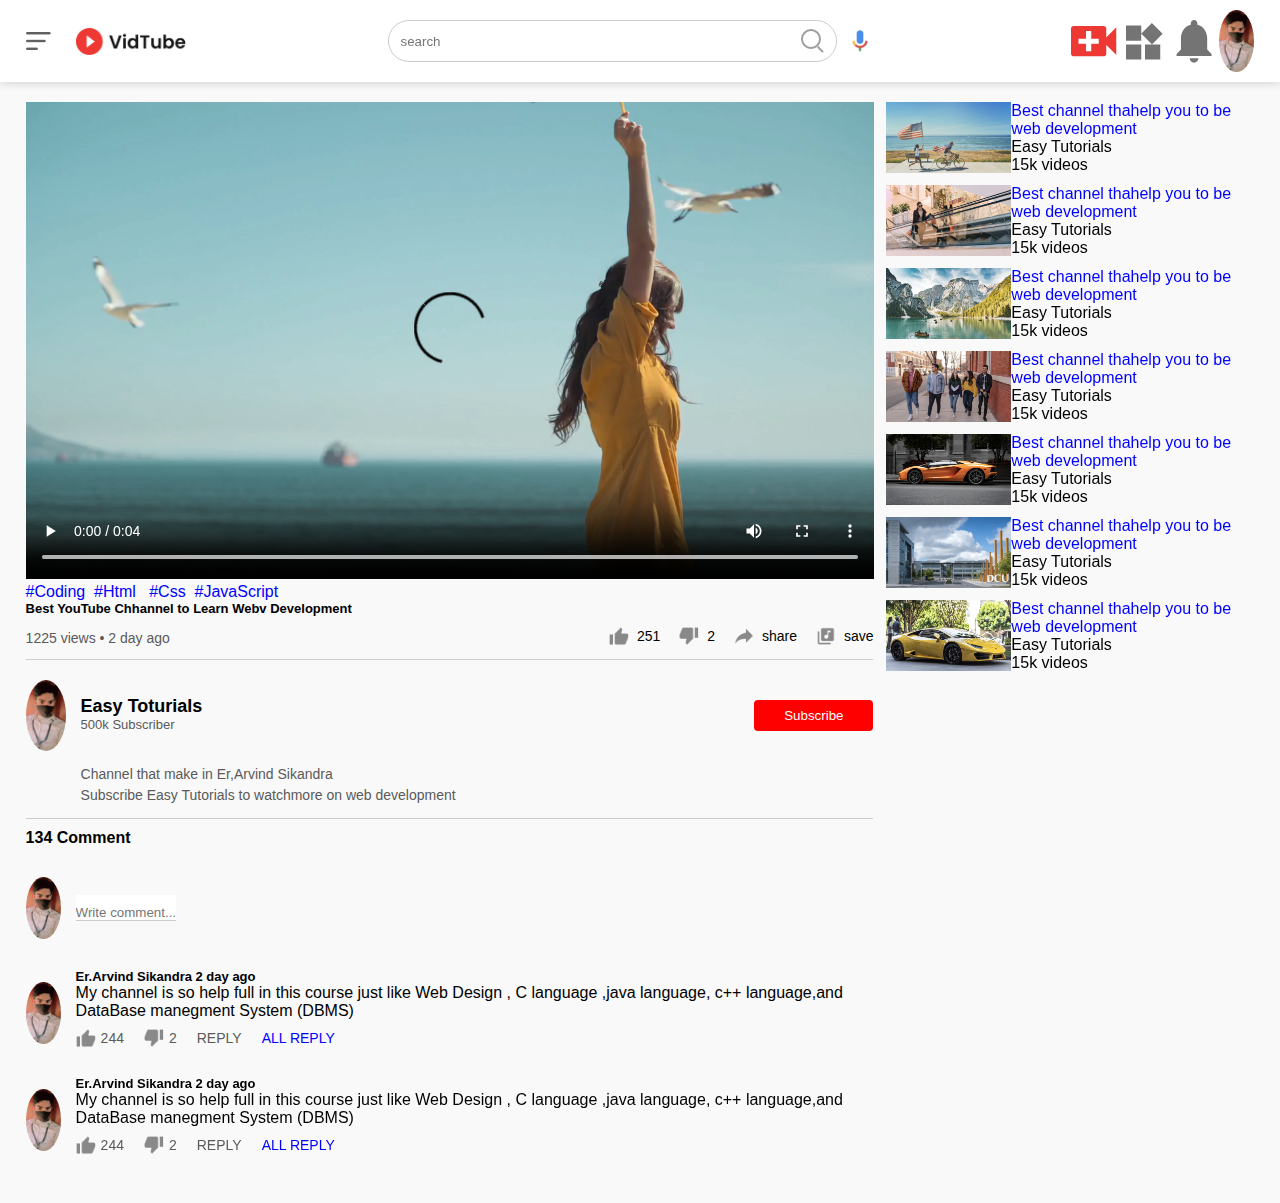
<file: play-video.html>
<!DOCTYPE html>
<html lang="en">
    <head>
    <meta charset="UTF-8">
    <meta http-eqiv="X-UA-Comptible" comtont="IE-edge">
    <meta name="viewport"contect="width=device-width,initial-scale.0">
    <title> youtube </title>
    <link rel="stylesheet"href="style.css">
    </head>
    <body>
        
<nav class="flex-div">
    <div class="nav-left flex-div">
        <img src=" menu.png"class="menu-icon">
        <img src=" logo.png"class="logo">
    </div>
    
    <div class="nav-middle flex-div">
<div class="search-box flex-div">
    <input type="text" placeholder="search">
        <img src="search.png">
</div>
        <img src="voice-search.png"class ="mic-icon ">
    </div>
    <div class="nav-right flex-div">
        <img src=" upload.png" >
        <img src=" more.png" >
        <img src=" notification.png">
        <img src="Arvind.jpg"class="user-icon">
    </div>
</nav>
<div class="container play-container">
    <div class="row">
        <div class="play-video">
            <video  controls autoplay>
                <source src="video.mp4" type="video/mp4">
            </video>
            <div class="tags">
                <a href="">#Coding</a>&nbsp;&nbsp;<a href="">#Html</a>&nbsp; &nbsp;<a href="">#Css&nbsp;&nbsp;</a><a href="">#JavaScript</a>
            </div>
            <h3>Best YouTube Chhannel to Learn Webv Development</h3>
            <div class="play-video-info">
                <p>1225 views &bull; 2 day ago    </p>
                    <div>
                        <a href=""><img src="like.png">251</a>
                        <a href=""><img src="dislike.png">2</a>
                        <a href=""><img src="share.png">share</a>
                        <a href=""><img src="save.png">save</a>
                    </div>
            
            </div>
            <hr>
            <div class="publicsher">
                <img src="Arvind.jpg" >
                <div>
                    <p>Easy Toturials</p>
                    <span>500k Subscriber</span>
                </div>
                <button type="button">Subscribe</button>
            </div>
            <div class="vid-description">
                <p>Channel that make in Er,Arvind Sikandra</p>
                <p>Subscribe Easy Tutorials to watchmore on web development</p>
            </div>
            <hr>
            
            <h4>134 Comment</h4>
            <div class="add-comment">
                <img src="Arvind.jpg">
                <input type="text "placeholder="Write comment...">
            </div>
            <div class="old-comment">
                <img src="Arvind.jpg">
                <div ><h3> Er.Arvind Sikandra <span>2 day ago</span></h3>
                <p>My channel is so help full in this course just like Web Design , C language ,java language, c++ language,and DataBase manegment System (DBMS)</p>
                <div class="acomment-action">
                    <img src="like.png">
                    <span>244</span>
                    <img src="dislike.png">
                    <span>2</span>
                    <span>REPLY</span>
                    <a href="">ALL REPLY</a>
                </div>
            </div>
            </div>
            <div class="old-comment">
                <img src="Arvind.jpg">
                <div ><h3> Er.Arvind Sikandra <span>2 day ago</span></h3>
                <p>My channel is so help full in this course just like Web Design , C language ,java language, c++ language,and DataBase manegment System (DBMS)</p>
                <div class="acomment-action">
                    <img src="like.png">
                    <span>244</span>
                    <img src="dislike.png">
                    <span>2</span>
                    <span>REPLY</span>
                    <a href="">ALL REPLY</a>
                </div>
            </div>
            </div>
        </div>
            <div class="right-sidebar">
               
                <div class="side-video-list">
                    <a href="" class="small-thumnail"><img src="thumbnail2.png"></a>
                    <div class="video-info">
                        <a href="">Best channel thahelp you to be web development</a>
                        <p>Easy  Tutorials</p>
                        <p>15k videos</p>
                    </div>
                </div>
                <div class="side-video-list">
                    <a href="" class="small-thumnail"><img src="thumbnail3.png"></a>
                    <div class="video-info">
                        <a href="">Best channel thahelp you to be web development</a>
                        <p>Easy  Tutorials</p>
                        <p>15k videos</p>
                    </div>
                </div>
                <div class="side-video-list">
                    <a href="" class="small-thumnail"><img src="thumbnail4.png"></a>
                    <div class="video-info">
                        <a href="">Best channel thahelp you to be web development</a>
                        <p>Easy  Tutorials</p>
                        <p>15k videos</p>
                    </div>
                </div>
                <div class="side-video-list">
                    <a href="" class="small-thumnail"><img src="thumbnail5.png"></a>
                    <div class="video-info">
                        <a href="">Best channel thahelp you to be web development</a>
                        <p>Easy  Tutorials</p>
                        <p>15k videos</p>
                    </div>
                </div>
                <div class="side-video-list">
                    <a href="" class="small-thumnail"><img src="thumbnail6.png"></a>
                    <div class="video-info">
                        <a href="">Best channel thahelp you to be web development</a>
                        <p>Easy  Tutorials</p>
                        <p>15k videos</p>
                    </div>
                </div>
                <div class="side-video-list">
                    <a href="" class="small-thumnail"><img src="thumbnail7.png"></a>
                    <div class="video-info">
                        <a href="">Best channel thahelp you to be web development</a>
                        <p>Easy  Tutorials</p>
                        <p>15k videos</p>
                    </div>
                </div>
                <div class="side-video-list">
                    <a href="" class="small-thumnail"><img src="thumbnail8.png"></a>
                    <div class="video-info">
                        <a href="">Best channel thahelp you to be web development</a>
                        <p>Easy  Tutorials</p>
                        <p>15k videos</p>
                    </div>
                </div>
            
        </div>
    </div>
</div>
        </body>
        </html>
</file>
<file: style.css>
*{
    margin: 0;
    padding: 0;
    font-family: 'poppins',sans-serif;
    box-sizing: border-box;
}
a{
    text-decoration: none;
    color:blue;
}
img{
    cursor: pointer;
}
.flex-div{
    display: flex;
    align-items: center;
}
nav{
    padding: 10px 2%;
justify-content: space-between;
box-shadow: 0 0 10px rgba(0,0,0,0.2);
background: #fff;
position: sticky;
top: 0;
z-index: 10;
}
nav-right img{width: 25px;
    margin-right: 25px;
      
}
.nav-right .user-icon{
    width: 35px;
    border-radius: 50%;
    margin-right: 0;
}
.nav-left .menu-icon{
    width: 25px;
    margin-right: 25px;
}
.nav-left .logo{
    width: 110px;
}
.nav-middle .mic-icon{
    width: 16px;
}
.nav-middle .search-box{
    border: 1px solid #ccc;
    margin-right: 15px;
    padding: 8px 12px;
border-radius: 25px;
}
.nav-middle .search-box input{
    width: 400px;
    border:1px;
    outline: 0;
    background: transparent;
}
.nav-middle.search-box img{
    width: 15px;
}
/*-----------------------------------sidebar---------------------------*/
.sidebar{
    background: #fff;
    width: 15%;
    height: 100vh;
    position: fixed;
    top: 0;
    padding-left: 2%;
    padding-top: 80px;

}

.shortcut-link a img{
    width: 20px;
    margin-right: 20px;
}
.shortcut-link a{
    display: flex;
    align-items: center;
    margin-bottom: 20px;
    width: fit-content;
    flex-wrap: wrap;
}
.sidebar hr{
    border: 0;
    height: 1px;
    background: #ccc;
    width: 85%;
}
.subscribe-list h3{
    font-family: 13px;
    margin: 20px 0;
    color: #5a5a5a;
}
.subscribe-list a{
display: flex;
align-items: center;
margin-bottom: 20px;
width: fit-content;
flex-wrap: wrap;
}
.subscribed-list a img{
    width: 25px;
    border-radius: 50%;
}
.small-sidebar {
    width: 5%;
}
.small-sidebar a p{
    display: none;
}
.subscribe-list h3{
    display: none;
}
.subscribe-list hr{
    width: 50%;
    margin-bottom: 25px;
}
/*---------------------------------------------------main-----------------------------------------------------------*/
.container{
    background: #f9f9f9;
    padding-left: 17%;
    padding-right: 2%;
    padding-top: 20px;
    padding-bottom: 20px;

}
.large-container{
    padding-left: 7%;

}
.banner{
    width: 100%;
}
.banner img{
    width: 100%;
    border-radius:8px ;
}
.list-container{
    display: grid;
    grid-template-columns: repeat(auto-fit,minmax(250px,1fr));
    grid-column-gap: 16px;
    grid-row-gap:15px;
    margin-top: 15px;

}
.vid-list .thumbnail{
    width: 100%;
    border-radius:5% ;

}
.vid-list .flex-div{
    align-items: flex-start;
    margin-top: 7px;
}
.vid-list .flex-div img{
    width: 35px;
    margin-right: 10px;
    border-radius: 50%;

}
.vid-info{
    color: #5a5a5a;
    font-size: 13px;
    display: block;
    margin-bottom: 5px;
}
.vid-info a{
    color: #000;
    font-weight: 600;
    display: block;
    margin-bottom: 5px;
}
@media (max-width: 900px){
    .menu-icon{
        display: none;
    }
    .sidebar{
        display: none;
    }
    .container,.large-container{
        padding-left: 5%;
        padding-right: 5%;
    }
    .nav-right img{
        display: none;
    }
    .nav-right .user-icon{
        display: block;
        width: 30px;
    }
    .nav-middle .search-box input
{
    width: 100px;
    
}
.nav-middle .mic-icon{
    display: none;
}
.logo{
    width: 90px;
}
}
/*----------------------------------------------play video--------------------------------------------------*/
.play-container{
    padding-left:2% ;
}
.row{
    display: flex;
    justify-content: space-between;
    flex-wrap: wrap;
}
.play-video{
    flex-basis: 69%;
}
.right-sidebar{
    flex-basis: 30%;
}
.play-video video{
    width: 100%;
}
.side-video-list{
display: flex;
justify-content: space-between;
margin-bottom: 8px;
}
.side-video-list img{
    width: 100%;
}
.side-video-list .small-thumnail{
    flex-basis: 49%;

}
.side-video-list .vid-info{
    flex-basis: 49%;    
}
.play-video.tags a{
    color: #0000ff;
    font-size: 13px;

}
.play-video h3{
    font-weight: 600;
    font-size: 13px;
}
.play-video .play-video-info{
    display: flex;
    align-items: center;
    justify-content: space-between;
    flex-wrap: wrap;
    margin-top: 10px;
    font-size: 14px;
    color:#5a5a5a;
}
.play-video .play-video-info a{
    color: #000;
    display: inline-flex;
    align-items: center;
    margin-left: 15px;
}
.play-video .play-video-info a img{
    width:20px;
    margin-right: 8px;

}
.play-video hr{
    border: 0;
    height: 1px;
    background: #ccc;
    margin: 10px 0;
}
.publicsher{
    display: flex;
    align-items: center;
    margin-top: 20px;

}
.publicsher div{
    flex:1;
    line-height: 18px;
}
.publicsher img{
    width: 40px;
    border-radius: 50%;
    margin-right: 15px;
}
.publicsher div p{
    color: #000;
    font-weight: 600;
    font-size: 18px;

}
.publicsher div span{
    font-size: 13px;
    color: #5a5a5a;
}
.publicsher button{
    background: red;
    color: #fff;
    padding: 8px 30px;
    border: 0;
    outline: 0;
    border-radius: 4px;
    cursor: pointer;
}
.vid-description{
    padding-left: 55px;
    margin: 15px 0;

}
.vid-description p{
    font-size: 14px;
    margin-bottom: 5px;
    color: #5a5a5a;
}
.vid-description h4{
    font-size: 14px;
    color: #5a5a5a;
    margin-top: 15px;
}
.add-comment{
    display: flex;
    align-items: center;
    margin: 30px 0;

}
.add-comment img{
    width: 35px;
    border-radius: 50%;
    margin-right: 15px;

}
.add-comment input{
    border: 0;
    outline: 0;
    border-bottom: 1px solid #ccc;
    width: 100px;
    padding-top: 10px;
}
.old-comment{
    display: flex;
    align-items: center;

margin: 20px 0;
}
.old-comment img{
    width: 35px;
    border-radius: 50%;
    margin-right: 15px;
}
.old-container h3{
font-size: 14px;
margin-bottom: 2px;
}
.old-container h3 span{
    font-size: 12px;
    color: #5a5a5a;
    font-weight: 500;
    margin-left: 8px;
}
.old-comment .acomment-action{
    display: flex;
    align-items: center;
    margin: 8px 0;
    font-size: 14px;

}
.old-comment .acomment-action img{
    border-radius: 0;
    width: 20px;
    margin-right: 5px;
}
.old-comment .acomment-action span{
    margin-right: 20px;
    color: #5a5a5a;
}
@media(max-width:900px){
    .play-video{
        flex-basis: 100%;
    }
    .right-sidebar{
        flex-basis: 100%;
    }
    .play-container{
        padding-left: 5%;

    }
    .vid-description{

        padding-left: 0;
    }
    .play-video .play-video-info a{
        margin-left: 0;
        margin-right: 15px;
        margin-top: 15px;
    }
}
</file>
